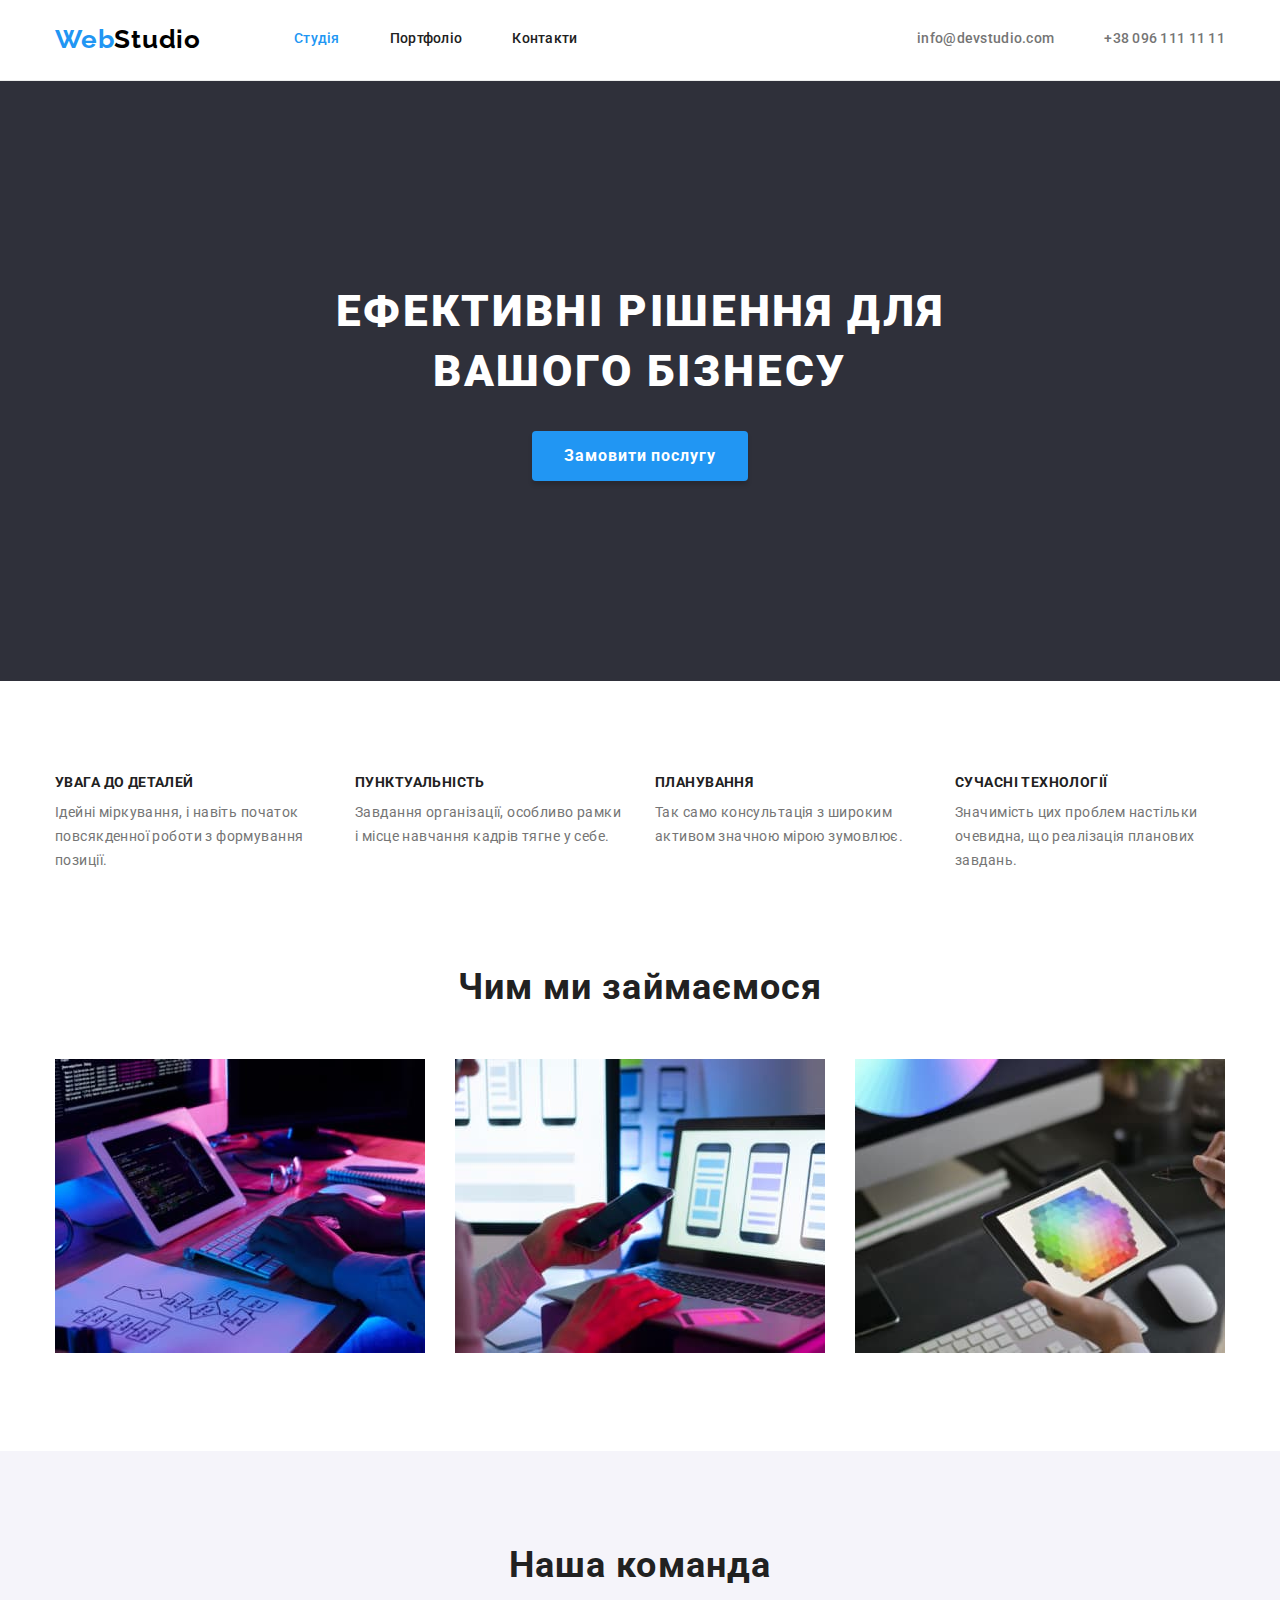
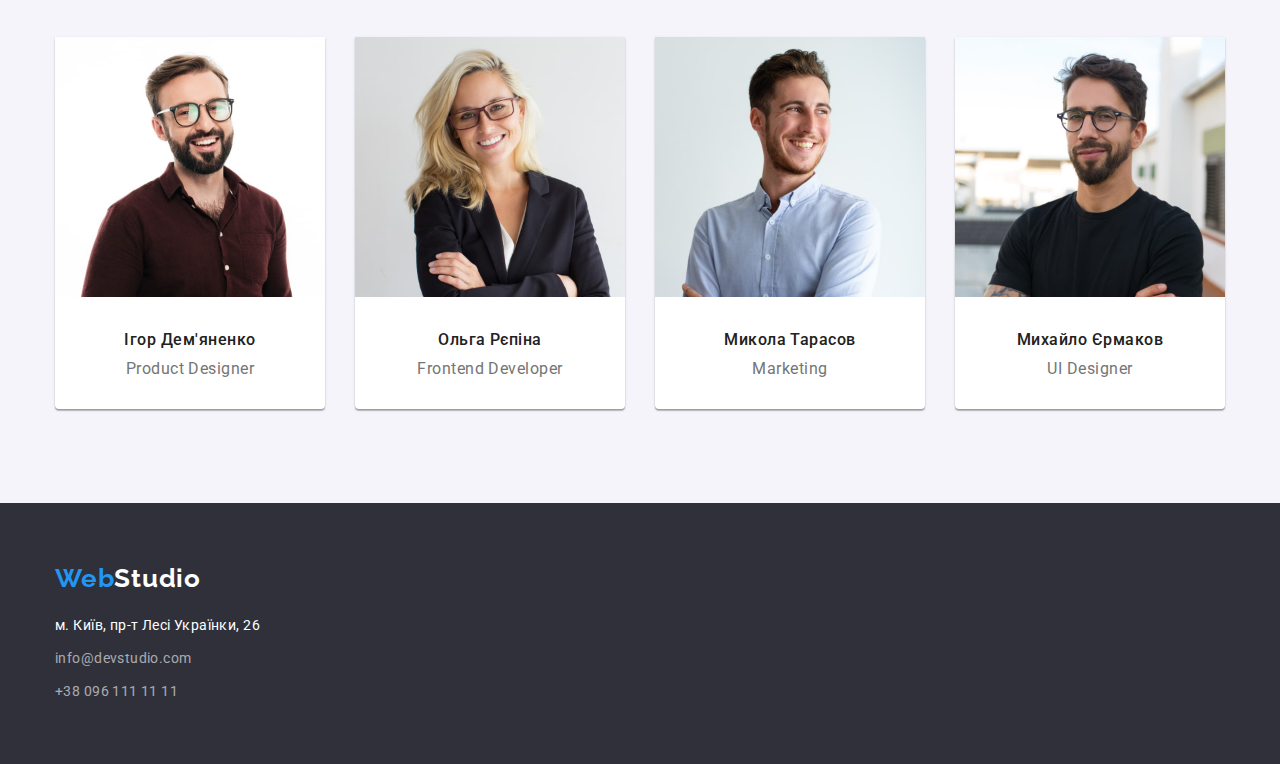
<file: index.html>
<!DOCTYPE html>
<html lang="en">
  <head>
    <meta charset="UTF-8" />
    <meta http-equiv="X-UA-Compatible" content="IE=edge" />
    <meta name="viewport" content="width=device-width, initial-scale=1.0" />
    <link rel="stylesheet" href="styles/modern-normalize.css">
    <link rel="stylesheet" href="styles/styles.css">
    <link href="https://fonts.googleapis.com/css2?family=Raleway:wght@700&family=Roboto:wght@400;500;700;900&display=swap" rel="stylesheet">
    <title>Головна</title>
  </head>
  <body>
     <!-- Верхній колонтитул -->
     <header class="header">
      <div class="container">
        <!-- LOGO -->
        <a class="logo" href="index.html"><span class="web-word">Web</span>Studio</a>
        <!-- NAVIGATION -->
        <nav>
          <ul class="navigation">
            <li class="studio-link">
              <a class="studio current" href="index.html">Студія</a> 
            </li>
            <li class="portfolio-link">
              <a class="portfolio" href="portfolio.html">Портфоліо</a>  
            </li>
            <li class="contacts-link">
              <a class="contact" href="#">Контакти</a>
            </li>
          </ul>
        </nav>
        <!-- CONTACTS -->
        <ul class="contacts">
          <li class="mail-link">
            <a class="mail-top" href="mailto:info@devstudio.com">info@devstudio.com</a>
          </li>
          <li class="tel-link">
            <a class="tel-top" href="tel:+380961111111">+38 096 111 11 11</a>
          </li>
        </ul> 
      </div>
    </header>


    <main>
      <!-- Шапка -->
      <section class="section button-field">
        <div class="container">
          <h1 class="button-discription">Ефективні рішення для вашого бізнесу</h1>
          <button type="button" class="order-button">Замовити послугу</button>
        </div>
      </section>

      <!-- Особливості -->
      <section class="section advantages">
        <div class="container">
          <h2 hidden>Наші чесноти</h2>
          <ul class="advantages-list">
            <li class="advantages-item">
              <h3 class="advantages-point">УВАГА ДО ДЕТАЛЕЙ</h3>
              <p class="advantages-desc"
                >Ідейні міркування, і навіть початок повсякденної роботи з
                формування позиції.</p
              >
            </li>
            <li class="advantages-item">
              <h3 class="advantages-point">ПУНКТУАЛЬНІСТЬ</h3>
              <p class="advantages-desc"
                >Завдання організації, особливо рамки і місце навчання кадрів
                тягне у себе.</p
              >
            </li>
            <li class="advantages-item">
              <h3 class="advantages-point">ПЛАНУВАННЯ</h3>
              <p class="advantages-desc"
                >Так само консультація з широким активом значною мірою
                зумовлює.</p
              >
            </li>
            <li class="advantages-item">
              <h3 class="advantages-point">СУЧАСНІ ТЕХНОЛОГІЇ</h3>
              <p class="advantages-desc"
                >Значимість цих проблем настільки очевидна, що реалізація планових
                завдань.</p>
            </li>
          </ul>
        </div>
      </section>

      <!-- Чим ми займаємося -->
      <section class="section work">
        <div class="container">
          <h2 class="work-head">Чим ми займаємося</h2>
          <ul class="work-list">
            <li class="work-item">
              <img
              src="images/img1.jpg"
              alt="Працівник пише код проекту за його блок-схемою"
              width="370"
              />
            </li>
            <li class="work-item">
              <img
              src="images/img2.jpg"
              alt="Працівник виконує адаптивну верстку"
              width="370"
              />
            </li>
            <li class="work-item">
              <img
              src="images/img3.jpg"
              alt="Працівник вибирає кольори з палітри на планшеті"
              width="370"
              />
            </li>
          </ul>
        </div>
      </section>

      <!-- Наша команда -->
      <section class="section team">
        <div class="container">
          <h2 class="team-head">Наша команда</h2>
          <ul class="team-members">
            <li class="member">
              <img
              src="images/img4.jpg"
              alt="Чоловік з темним волоссям в окулярах і темній рубашці"
              width="270"
                />
              <h3 class="team-member">Ігор Дем'яненко</h3> 
              <p class="speciality">Product Designer</p> 
            </li>
            
            <li class="member">
              <img
              src="images/img5.jpg"
              alt="Жінка з світлим волоссям в окулярах і темному жакеті"
              width="270"
              />
              <h3 class="team-member">Ольга Рєпіна</h3> 
              <p class="speciality">Frontend Developer</p>
            </li>
              
            <li class="member">
              <img
              src="images/img6.jpg"
              alt="Чоловік з темним волоссям в світлій рубашці"
              width="270"
              />
              <h3 class="team-member">Микола Тарасов</h3>
              <p class="speciality">Marketing</p>
            </li>
          
            <li class="member">
              <img
              src="images/img7.jpg"
              alt="Чоловік з темним волоссям в окулярах і футболці"
              width="270"
              />
              <h3 class="team-member">Михайло Єрмаков</h3>
              <p class="speciality">UI Designer</p> 
            </li>
          </ul>
        </div>
      </section>
    </main>

  <!-- Нижній колонтитул -->
  <footer class="footer">
    <div class="container">
      <!-- LOGO -->
      <a class="logo-footer" href="index.html"><span class="web-word">Web</span>Studio</a>
      <address>
        <ul class="address-list">
          <li class="address-item">
            <a class="map" href="https://www.google.com.ua/maps/@50.4267959,30.5388469,18.92z?hl=ru" 
            target="_blank"
            rel="noopener noreferrer">м. Київ, пр-т Лесі Українки, 26
            </a>
          </li>
          <li class="address-item">
            <a class="mail" href="mailto:info@devstudio.com">info@devstudio.com</a>
          </li>
          <li class="address-item">
            <a class="tel" href="tel:+380961111111">+38 096 111 11 11</a>
          </li>
        </ul>
      </address>
    </div>
  </footer>
  </body>
</html>
</file>
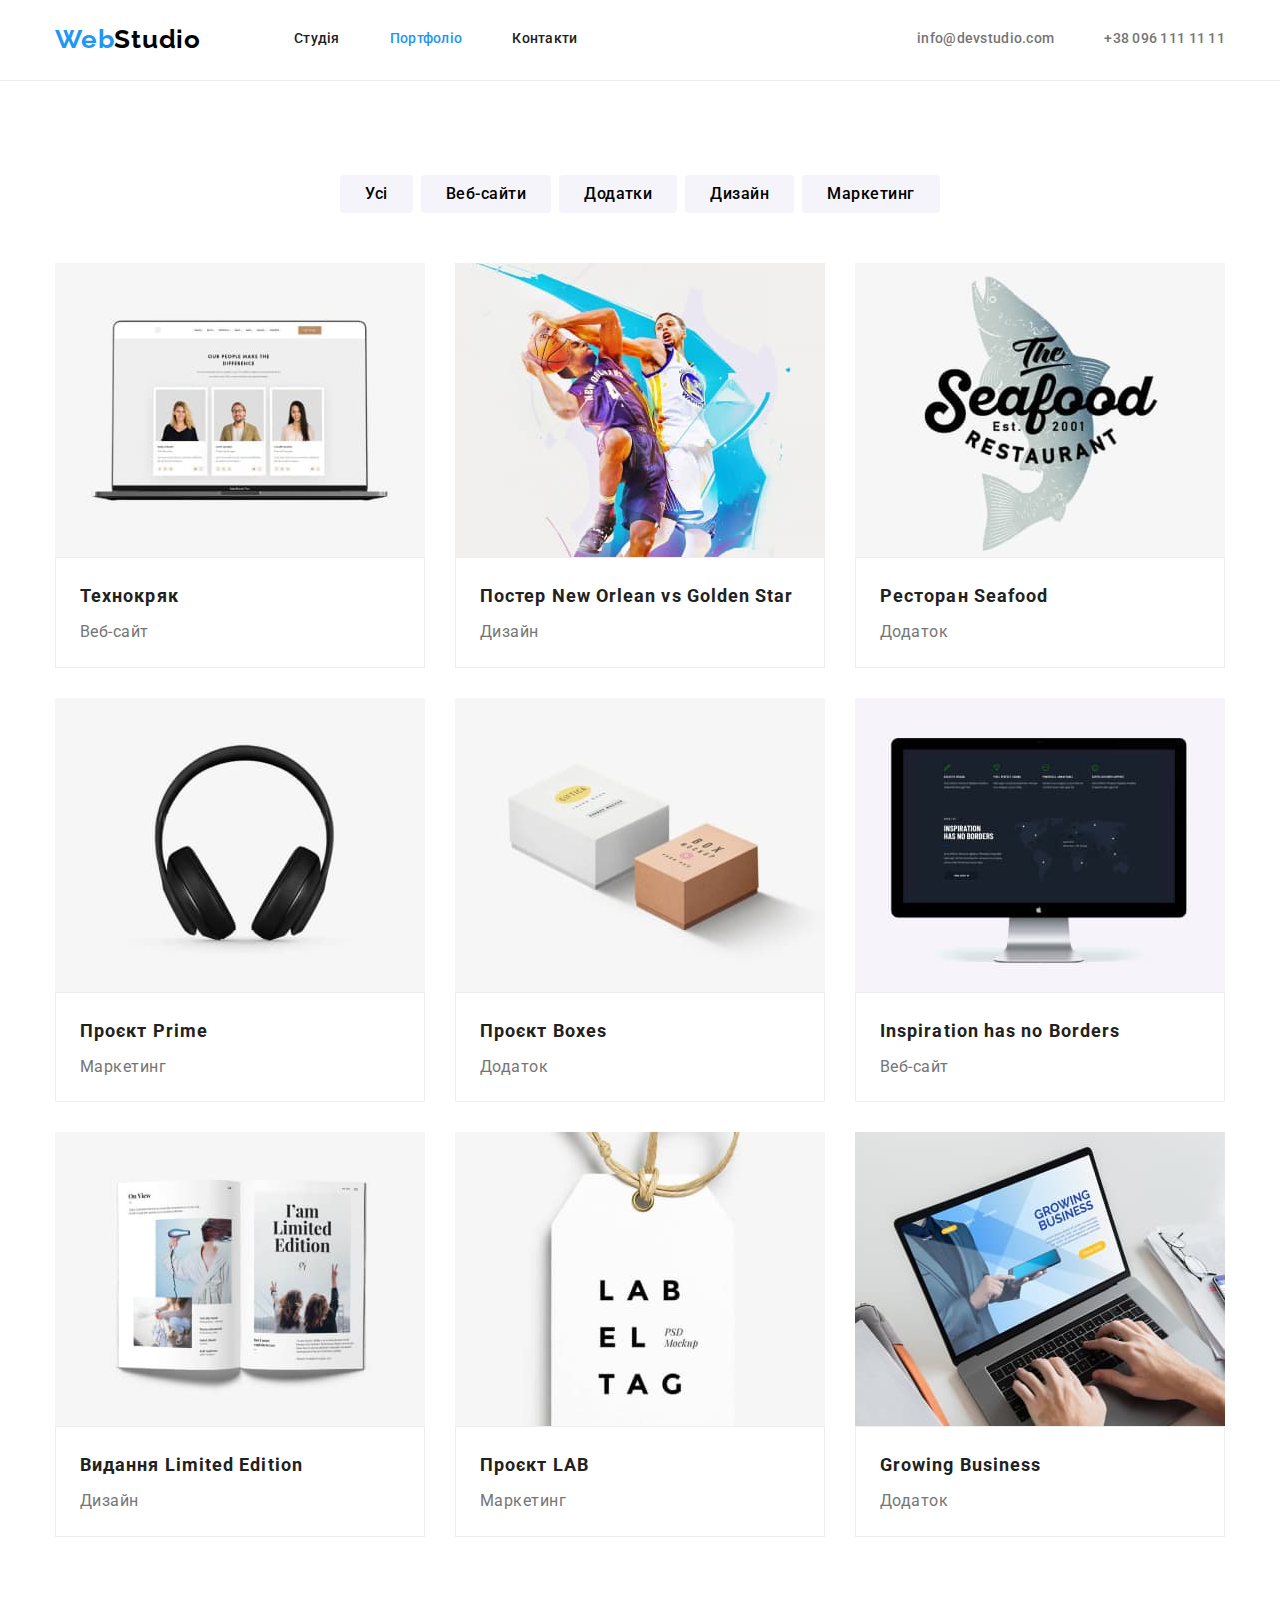
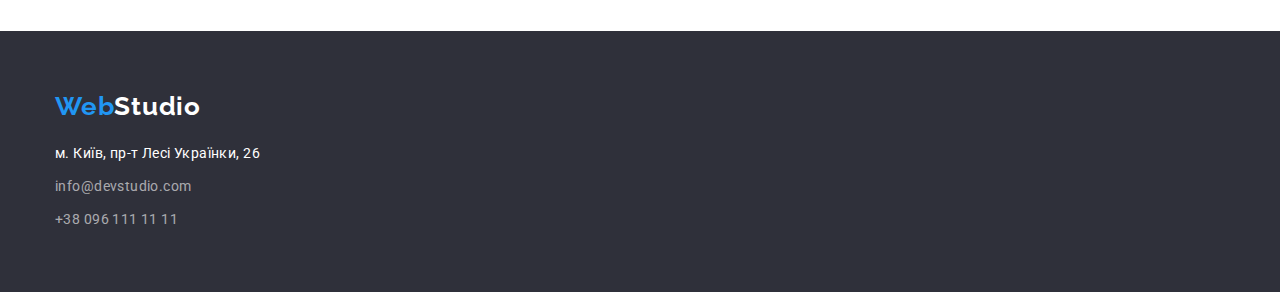
<file: portfolio.html>
<!DOCTYPE html>
<html lang="en">
<head>
    <meta charset="UTF-8">
    <meta http-equiv="X-UA-Compatible" content="IE=edge">
    <meta name="viewport" content="width=device-width, initial-scale=1.0">
    <link rel="stylesheet" href="./styles/modern-normalize.css">
    <link rel="stylesheet" href="styles/styles.css">
    <link href="https://fonts.googleapis.com/css2?family=Raleway:wght@700&family=Roboto:wght@400;500;700;900&display=swap" rel="stylesheet">
    <title>Портфоліо</title>
</head>
<body class="portfolio-body">
   
     <!-- Верхній колонтитул -->
     <header class="header">
      <div class="container">
        <!-- LOGO -->
        <a class="logo" href="index.html"><span class="web-word">Web</span>Studio</a>
        <!-- NAVIGATION -->
        <nav>
          <ul class="navigation">
            <li class="studio-link">
              <a class="studio" href="index.html">Студія</a> 
            </li>
            <li class="portfolio-link">
              <a class="portfolio current" href="portfolio.html">Портфоліо</a>  
            </li>
            <li class="contacts-link">
              <a class="contact" href="#">Контакти</a>
            </li>
          </ul>
        </nav>
        <!-- CONTACTS -->
        <ul class="contacts">
          <li class="mail-link">
            <a class="mail-top" href="mailto:info@devstudio.com">info@devstudio.com</a>
          </li>
          <li class="tel-link">
            <a class="tel-top" href="tel:+380961111111">+38 096 111 11 11</a>
          </li>
        </ul> 
      </div>
    </header>

  <main class="portfolio-main">
    <section class="section portfolio-section">
      <div class="container">
        <h1 hidden>Портфоліо</h1>
        <!-- Фільтр -->
        <ul class="filter-list">
            <li class="filter-item">
                <button class="filter" type="button">Усі</button>
            </li>
            <li class="filter-item">
                <button class="filter" type="button">Веб-сайти</button>
            </li>
            <li class="filter-item">
                <button class="filter" type="button">Додатки</button>
            </li>
            <li class="filter-item">
                <button class="filter" type="button">Дизайн</button>
            </li>
            <li class="filter-item">
                <button class="filter" type="button">Маркетинг</button>
            </li>
        </ul>

        <!-- Проекти -->
        <ul class="projects">
            <li class="project-item">
                <img src="images/img8.jpg" alt="Ноутбук, на якому відображено веб-сайт" width="370">
                <div class="project-discription">
                  <h2 class="project-name">Технокряк</h2>
                  <p class="project-type">Веб-сайт</p>
                </div>
            </li>
            <li class="project-item">
                <img src="images/img9.jpg" alt="Два професійних баскетболісти ведуть бородьбу" width="370">
                <div class="project-discription">
                  <h2 class="project-name">Постер New Orlean vs Golden Star</h2>
                  <p class="project-type">Дизайн</p>
                </div>
            </li>
            <li class="project-item">
                <img src="images/img10.jpg" alt="Логотип ресторану на фоні фігури риби" width="370">
                <div class="project-discription">
                <h2 class="project-name">Ресторан Seafood</h2>
                <p class="project-type">Додаток</p>
              </div>
            </li>
            <li class="project-item">
                <img src="images/img11.jpg" alt="Чонрі накладні бездротові навушники" width="370">
                <div class="project-discription">
                  <h2 class="project-name">Проєкт Prime</h2>
                  <p class="project-type">Маркетинг</p>
              </div>
            </li>
            <li class="project-item">
                <img src="images/img12.jpg" alt="Два ящики білого і рудого кольору різних розмірів" width="370">
                <div class="project-discription">
                  <h2 class="project-name">Проєкт Boxes</h2>
                  <p class="project-type">Додаток</p>
              </div>
            </li>
            <li class="project-item">
                <img src="images/img13.jpg" alt="Монітор, на якому відображено веб-сайт" width="370">
                <div class="project-discription">
                  <h2 class="project-name">Inspiration has no Borders</h2>
                  <p class="project-type">Веб-сайт</p>
              </div>
            </li>
            <li class="project-item">
                <img src="images/img14.jpg" alt="Розгорнута книга" width="370">
                <div class="project-discription">
                  <h2 class="project-name">Видання Limited Edition</h2>
                  <p class="project-type">Дизайн</p>
              </div>
            </li>
            <li class="project-item">
                <img src="images/img15.jpg" alt="Підвісний ярлик на якому зображено логотип" width="370">
                <div class="project-discription">
                  <h2 class="project-name">Проєкт LAB</h2>
                  <p class="project-type">Маркетинг</p>
              </div>
            </li>
            <li class="project-item">
                <img src="images/img16.jpg" alt="Людина користується додатком з ноубука" width="370">
                <div class="project-discription">
                  <h2 class="project-name">Growing Business</h2>
                  <p class="project-type">Додаток</p>
              </div>
            </li>
        </ul>
      </div>
    </section>
  </main>

  <footer class="footer">
    <div class="container">
      <!-- LOGO -->
      <a class="logo-footer" href="index.html"><span class="web-word">Web</span>Studio</a>
      <address>
        <ul class="address-list">
          <li class="address-item">
            <a class="map" href="https://www.google.com.ua/maps/@50.4267959,30.5388469,18.92z?hl=ru" 
            target="_blank"
            rel="noopener noreferrer">м. Київ, пр-т Лесі Українки, 26
            </a>
          </li>
          <li class="address-item">
            <a class="mail" href="mailto:info@devstudio.com">info@devstudio.com</a>
          </li>
          <li class="address-item">
            <a class="tel" href="tel:+380961111111">+38 096 111 11 11</a>
          </li>
        </ul>
      </address>
    </div>
  </footer>
</body>
</html>
</file>
<file: styles/styles.css>
:root {
    --brand-color-main: #fff;
    --brand-color-first: #212121;
    --barnd-color-secondary: #2F303A;
    --brand-color-third: #F5F4FA;
    --brand-color-text: #757575;
    --brand-color-activity: #2196F3;
}

body {
    font-family: 'Roboto', sans-serif;  
    color: var(--brand-color-first);
    background-color: #F5F5F5;
}

*,
*::before,
*::after {
  box-sizing: border-box;
}

h1, h2, h3, p, ul {
    margin: 0;
    padding: 0;
}

/* ul, li {
    margin: 0;
    padding: 0;
    display: inline-block;
} */

.navigation, .studio-link, .portfolio-link, .contacts-link, .contacts, .contacts-link, .mail-link, .tel-link,
.advantages-list, .advantages-item,
.work-images, .work-item,
.team-members, .member,
.address-list, .address-item,
.filter-list, .filter-item,
.projects, .project-item
{
    margin: 0;
    padding: 0;
    display: block;
}

.logo, 
.studio, 
.portfolio, 
.contact, 
.mail, 
.tel, 
.logo-footer, 
.map, 
.tel-top, 
.mail-top {
    text-decoration: none;
    color: var(--brand-color-first);
}

a:hover, a:active, a:focus {
    color: var(--brand-color-activity);
}

.order-button, .filter {    
    border: none;
    cursor: pointer;
}

.section {
    padding: 94px 0;
}

 /* HEADER  */
.header {
    background-color: var(--brand-color-main);
    justify-content: center;
    align-items: center;
    padding-top: 24px;
    padding-bottom: 25px;
    border-bottom: 1px solid #ECECEC;
}
.container {
    max-width: 1200px; 
    width: 100%;
    margin: 0 auto;
    padding: 0 15px;
}
.header .container {
    display: flex;
    gap: 50px;
    align-items: center;

}

.logo {
    margin-right: 43px; 
    font-size: 26px;
    line-height: 1.19;
    font-family: 'Raleway';
    font-style: normal;
    font-weight: 700;
    letter-spacing: 0.03em;
    color: #000000;
}
.web-word {
    color: var(--brand-color-activity);
}

.navigation {
    display: flex;
    flex-wrap: wrap;
    gap: 50px;
    font-weight: 500;
    font-size: 14px;
    line-height: 1.14;
    letter-spacing: 0.02em;
}

.current {
    color: var(--brand-color-activity);
}

.contacts {
    display: flex;
    align-items: center;
    flex-wrap: wrap;
    margin-left: auto;
    gap: 50px;
    font-weight: 500;
    font-size: 14px;
    line-height: 1.14;
    letter-spacing: 0.02em;
    color: var(--brand-color-text);
}
.mail-top,
.tel-top {
    color: var(--brand-color-text);
}


/* ШАПКА */
.button-field {
    background-color: var(--barnd-color-secondary);
    padding: 200px 0;
}
.button-field .container {
    display: flex;
    flex-direction: column;
    align-items: center;
    gap: 30px;
}

.button-discription {
    max-width: 696px;
    width: 100%;
    font-weight: 900;
    font-size: 44px;
    line-height: 1.37;
    text-align: center;
    letter-spacing: 0.06em;
    text-transform: uppercase;
    color: var(--brand-color-main);
}

.order-button {
    background-color: var(--brand-color-activity);
    color: var(--brand-color-main);
    font-weight: 700;
    font-size: 16px;
    line-height: 1.86;
    align-items: center;
    text-align: center;
    letter-spacing: 0.06em;
    padding: 10px 32px;
    box-shadow: 0px 4px 4px rgba(0, 0, 0, 0.15);
    border-radius: 4px;
    }

/* ОСОБЛИВОСТІ */

.advantages {
    background-color: var(--brand-color-main);
}
.advantages .container {
    display: flex;
    justify-content: center;
}

.advantages-list {
    display: flex;
    gap: 30px;
    flex-wrap: wrap;
}

.advantages-item {
    max-width: 270px;
    width: 100%;
}

.advantages-point {
    margin-bottom: 10px;
    
    font-weight: 700;
    font-size: 14px;
    line-height: 1.14;
    letter-spacing: 0.03em;
    text-transform: uppercase;
    
}

.advantages-desc {
    font-size: 14px;
    line-height: 1.71;
    letter-spacing: 0.03em;
    color: var(--brand-color-text);
}

/* ЧИМ МИ ЗАЙМАЄМОСЬ */

.work {
    background-color: var(--brand-color-main);
    padding: 0 0 94px;
}
.work .container {
    display: flex;
    justify-content: center;
    gap: 50px;
    flex-wrap: wrap;
}

.work-head,
.team-head {
    font-weight: 700;
    font-size: 36px;
    line-height: 1.16;
    text-align: center;
    letter-spacing: 0.03em;
}

.work-list {
    display: flex;
    gap: 30px;
    flex-wrap: wrap;
}

/* НАША КОМАНДА */

.team {
    background-color: var(--brand-color-third);
}
.team .container {
    display: flex;
    flex-direction: column;
    justify-content: center;
    gap: 50px;
}
.team-members {
    display: flex;
    gap: 30px;
    flex-wrap: wrap;
}

.team-members li {
    background-color: var(--brand-color-main);
    box-shadow: 0px 1px 3px rgba(0, 0, 0, 0.12), 0px 1px 1px rgba(0, 0, 0, 0.14), 0px 2px 1px rgba(0, 0, 0, 0.2);
    border-radius: 0px 0px 4px 4px;
}

.team-member {
    font-weight: 500;
    font-size: 16px;
    line-height: 1.18;
    text-align: center;
    letter-spacing: 0.03em;
    margin: 30px 0 10px 0;
    }

.speciality {
    font-size: 16px;
    line-height: 1.18;
    text-align: center;
    letter-spacing: 0.03em;
    color: var(--brand-color-text);
    margin-bottom: 30px;
}

/* НИЖНІЙ КОЛОНТИТУЛ */

.footer {
    background-color: var(--barnd-color-secondary);
    padding: 60px 0;
}
.footer .container {
    display: flex;
    flex-direction: column;
    margin: 0 auto;
    gap: 20px;
}
.logo-footer {
    font-size: 26px;
    line-height: 1.19;
    font-family: 'Raleway';
    font-style: normal;
    font-weight: 700;
    letter-spacing: 0.03em;
    color: var(--brand-color-main);
}

.address-list {
    display: flex;
    flex-direction: column;
    gap: 9px;
}

.map {
    font-size: 14px;
    line-height: 1.71;
    letter-spacing: 0.03em;
    color: var(--brand-color-main);
    font-style: normal;
}

.tel , .mail {
    font-size: 14px;
    line-height: 1.71;
    letter-spacing: 0.03em;
    color: rgba(255, 255, 255, 0.6);
    font-style: normal;
}


/* PORTFOLIO  */

.portfolio-body {
    font-family: 'Roboto', sans-serif;
    color: var(--brand-color-first);    
}

.portfolio-section {
    background-color: var(--brand-color-main);    
}
.portfolio-section .container {
    display: flex;
    flex-direction: column;
    align-items: center;
    gap: 50px;
}

/* FILTER  */
.filter-list {
    display: flex;
    gap: 8px;
    flex-wrap: wrap;
    margin: 0 auto;
}
.filter {
    font-weight: 500;
    font-size: 16px;
    line-height: 1.62;
    text-align: center;
    letter-spacing: 0.03em;
    background-color: var(--brand-color-third);
    border-radius: 4px;

}
.filter:not(:first-child){
    padding: 6px 22px;
}
.filter:first-child{
    padding: 6px 25px;
}
.filter:hover,
.filter:active,
.filter:focus {
    background-color: var(--brand-color-activity);
    color: var(--brand-color-main);
    box-shadow: 0px 3px 1px rgba(0, 0, 0, 0.1), 
                0px 1px 2px rgba(0, 0, 0, 0.08), 
                0px 2px 2px rgba(0, 0, 0, 0.12);
}

.projects {
display: flex;
flex-wrap: wrap;
gap: 30px;
}
.project-item img {
    display: block;
}

.project-discription {
    border-color: #EEEEEE;
    border-width: 1px;
    border-style: solid;
    padding: 20px 24px;
}


.project-name {
    font-weight: 700;
    font-size: 18px;
    line-height: 2;
    letter-spacing: 0.06em;
    margin-bottom: 4px;
}

.project-type {
    font-size: 16px;
    line-height: 1.8;
    letter-spacing: 0.03em;
    color: var(--brand-color-text);
}
</file>
